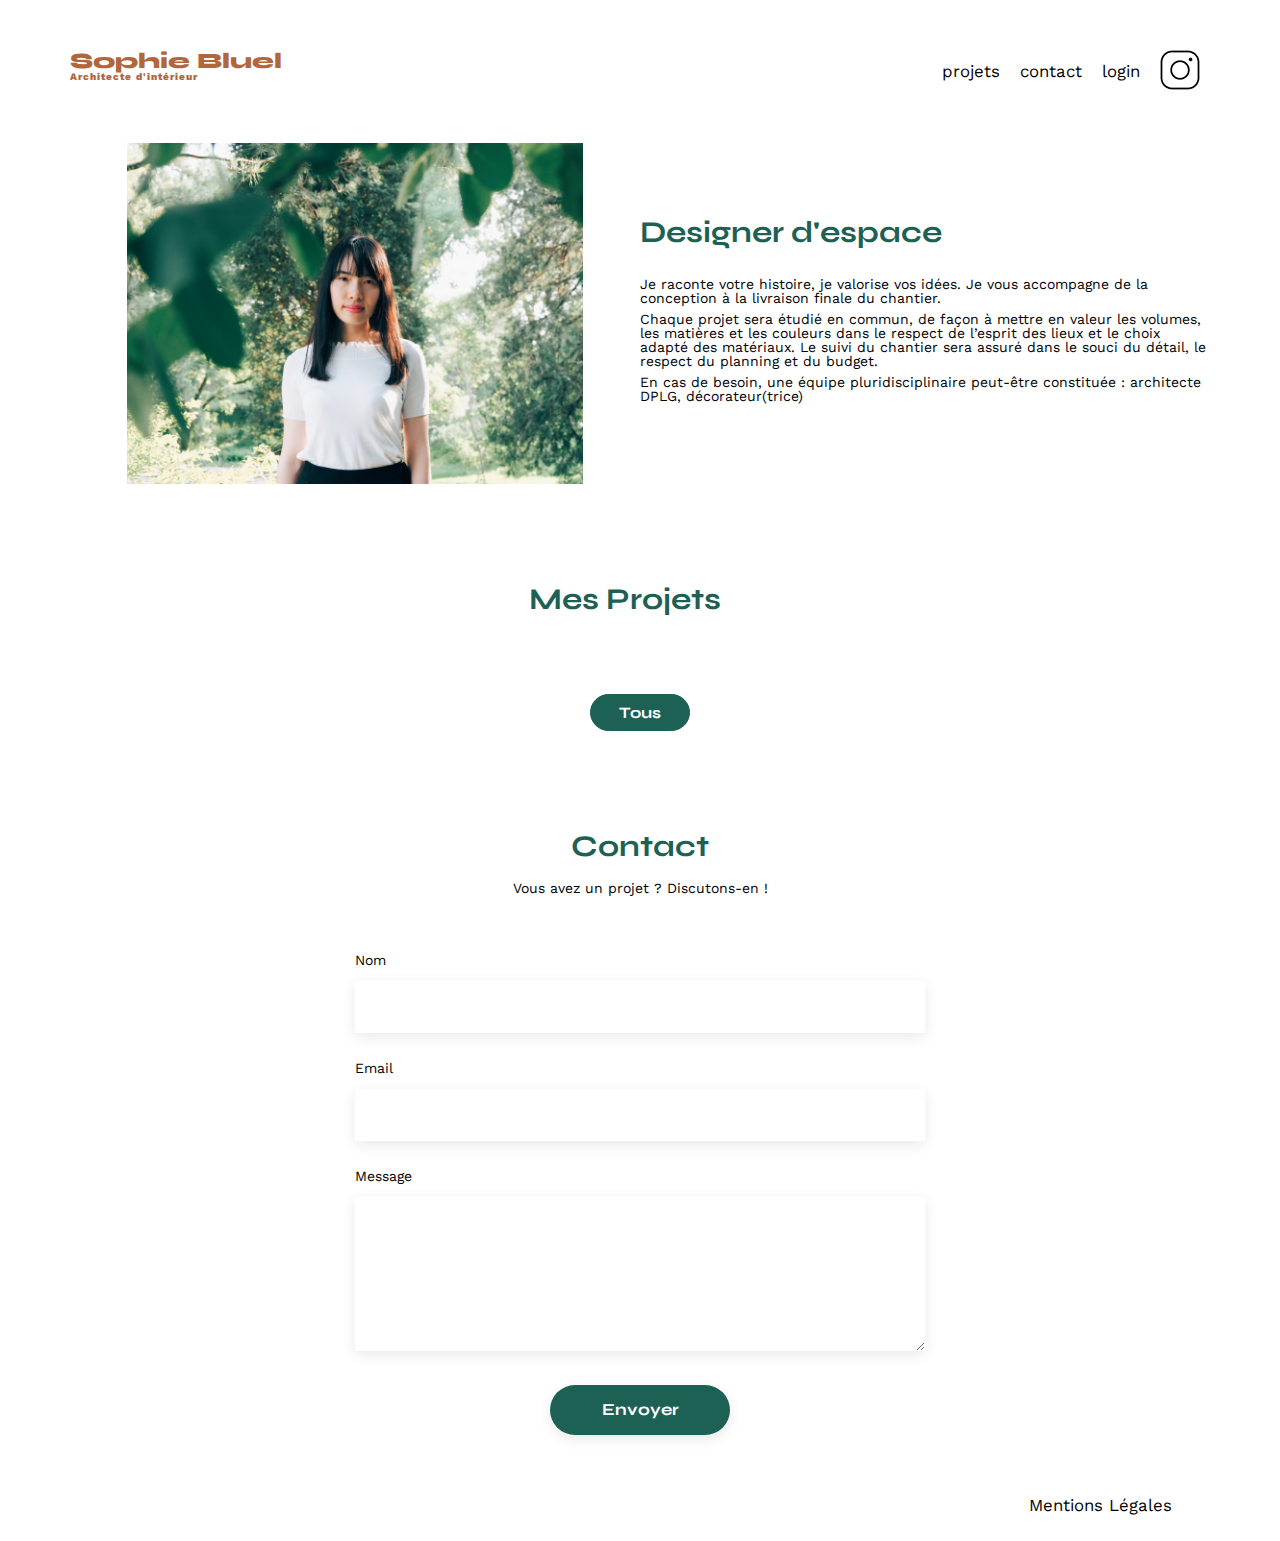
<file: FrontEnd/index.html>
<!DOCTYPE html>
<html lang="fr">
  <head>
    <meta charset="UTF-8" />
    <title>Sophie Bluel - Architecte d'intérieur</title>
    <meta name="viewport" content="width=device-width, initial-scale=1.0" />
    <link rel="preconnect" href="https://fonts.googleapis.com" />
    <link rel="preconnect" href="https://fonts.gstatic.com" crossorigin />
    <link
      href="https://fonts.googleapis.com/css2?family=Syne:wght@700;800&family=Work+Sans&display=swap"
      rel="stylesheet"
    />
    <meta name="description" content="" />
    <link rel="stylesheet" href="./assets/style.css" />
    <link
      rel="stylesheet"
      href="https://cdnjs.cloudflare.com/ajax/libs/font-awesome/6.5.1/css/all.min.css"
    />
  </head>

  <body>
    <header>
      <h1>Sophie Bluel <span>Architecte d'intérieur</span></h1>
      <nav>
        <ul>
          <li>
           projets 
          </li>
          <li>
            <a href="#contact">contact</a>
          </li>
          <li class="loginAdmin">
            <a href="./login.html" class="login">login</a>
          </li>
          <li>
            <img src="./assets/icons/instagram.png" alt="Instagram" />
          </li>
        </ul>
      </nav>
    </header>
    <main>
      <section id="introduction">
        <figure>
          <img src="./assets/images/sophie-bluel.png" alt="" />
        </figure>
        <article>
          <h2>Designer d'espace</h2>
          <p>
            Je raconte votre histoire, je valorise vos idées. Je vous accompagne
            de la conception à la livraison finale du chantier.
          </p>
          <p>
            Chaque projet sera étudié en commun, de façon à mettre en valeur les
            volumes, les matières et les couleurs dans le respect de l’esprit
            des lieux et le choix adapté des matériaux. Le suivi du chantier
            sera assuré dans le souci du détail, le respect du planning et du
            budget.
          </p>
          <p>
            En cas de besoin, une équipe pluridisciplinaire peut-être constituée
            : architecte DPLG, décorateur(trice)
          </p>
        </article>
      </section>
      <section id="portfolio">
        <div class="portfolio-header">
          <h2>Mes Projets</h2>
          <div class="portfolio-edit"></div>
        </div>

        <!-- Ajoutez cette section à l'intérieur de votre body -->
        <aside
          id="modal1"
          class="modal"
          aria-hidden="true"
          role="modal"
          aria-modal="false"
          style="display: none"
        >
          <div class="modal-wrapper js-modal-stop">
            <i class="fa-solid fa-xmark js-modal-close"></i>

            <!--PARTIE 1 Gallery Photo-->
            <div class="modalContent1">
              <div class="modal-header">
                <h3 class="gallery-title">Galerie photo</h3>
              </div>
              <div class="gallery-modal"></div>

              <div class="add-photo-modal">
                <button id="ajouterPhotoBtn">Ajouter une photo</button>
              </div>
            </div>

            <!--PARTIE 2 form Add Work-->
            <div class="modalContent2">
              <button class="arrowLeft">
                <i class="fa-solid fa-arrow-left fa-xl"></i>
              </button>
              <h2 class="title-modal">Ajout photo</h2>
              <form
                action="#"
                method="post"
                enctype="multipart/form-data"
                id="formModal"
              >
                <div class="addPhoto">
                  <i class="fa-regular fa-image logoPhoto"></i>
                  <label for="photoInput" class="btnPhotoInput"
                    >+ Ajouter photo</label
                  >
                  <input
                    type="file"
                    id="photoInput"
                    name="image"
                    accept=".png, .jpeg"
                  />
                  <img id="previewImage" />
                  <p class="photoInputTxt">jpg, png : 4mo max</p>
                  <p class="errorImg"></p>
                </div>

                <label for="title" class="formLabel">Titre</label>
                <input type="text" id="title" name="title" class="formSize" />
                <label for="category" class="formLabel"> Catégorie</label>
                <select id="category" name="category" class="formSize">
                  <option value="">Veuillez sélectionner une catégorie</option>
                </select>
                <div class="line"></div>
                <button  type="submit" id="buttonValidate" disabled>Valider</button>
              </form>
            </div>
          </div>
        </aside>

        <div class="filtres">
          <button class="filterButton filterButtonActive">Tous</button>
        </div>
        <div class="gallery"></div>
      </section>
      <section id="contact">
        <h2>Contact</h2>
        <p>Vous avez un projet ? Discutons-en !</p>
        <form action="#" method="post">
          <label for="name">Nom</label>
          <input type="text" name="name" id="name" />
          <label for="email">Email</label>
          <input type="email" name="email" id="email" />
          <label for="message">Message</label>
          <textarea name="message" id="message" cols="30" rows="10"></textarea>
          <input type="submit" value="Envoyer" />
        </form>
      </section>
    </main>

    <footer>
      <nav>
        <ul>
          <li>Mentions Légales</li>
        </ul>
      </nav>
    </footer>
    <script src="./js/index.js"></script>
  </body>
</html>
</file>
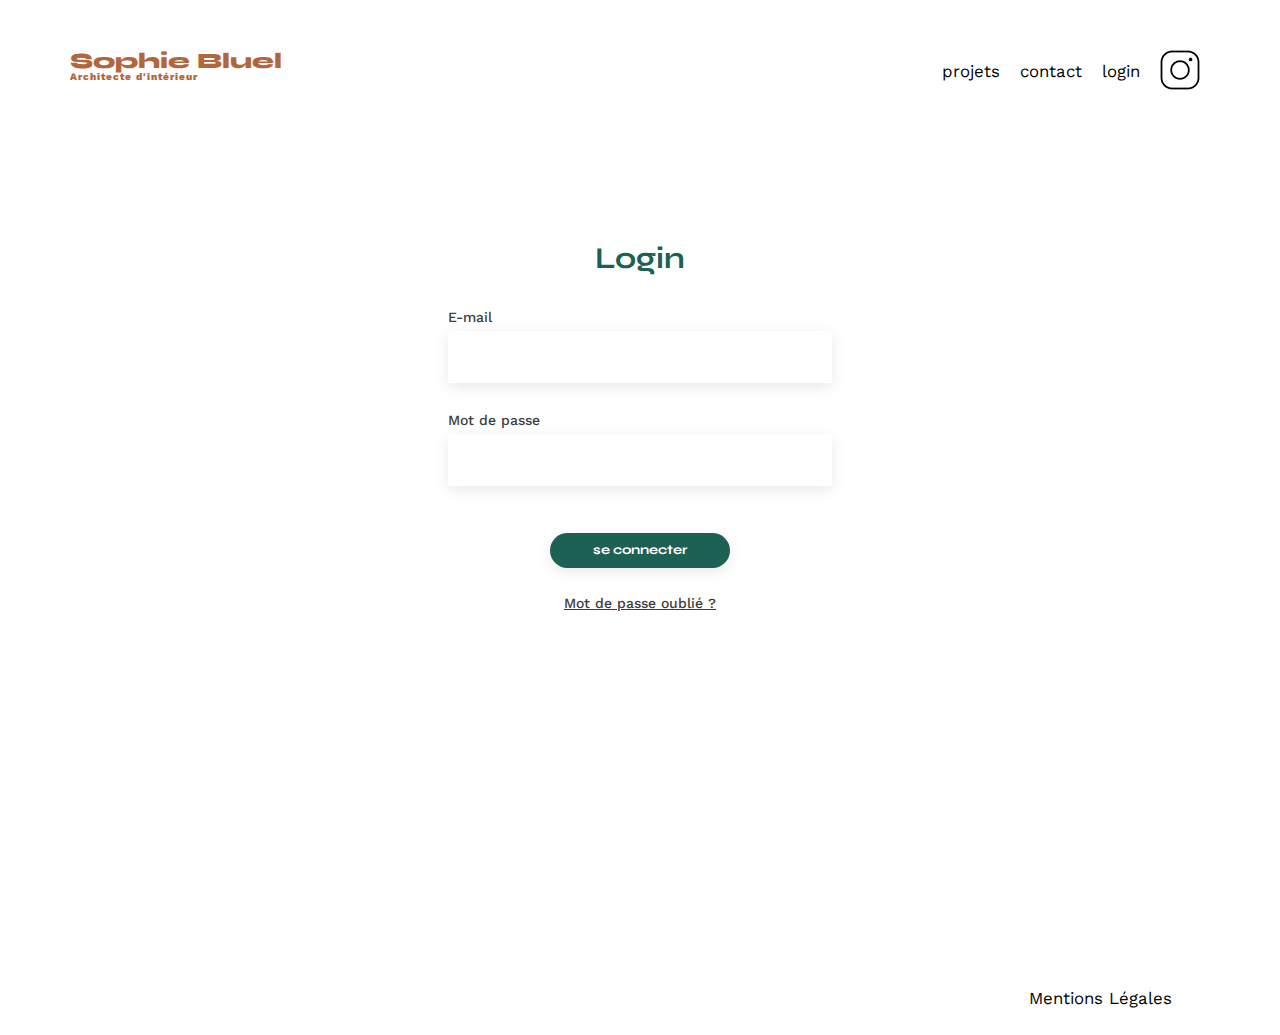
<file: FrontEnd/login.html>
<!DOCTYPE html>
<html lang="fr">
  <head>
    <meta charset="UTF-8" />
    <title>Sophie Bluel - Architecte d'intérieur</title>
    <meta name="viewport" content="width=device-width, initial-scale=1.0" />
    <link rel="preconnect" href="https://fonts.googleapis.com" />
    <link rel="preconnect" href="https://fonts.gstatic.com" crossorigin />
    <link
      href="https://fonts.googleapis.com/css2?family=Syne:wght@700;800&family=Work+Sans&display=swap"
      rel="stylesheet"
    />
    <meta name="description" content="" />
    <link rel="stylesheet" href="./assets/style.css" />
  </head>
  <body>
    <header>
      <h1>Sophie Bluel <span>Architecte d'intérieur</span></h1>
      <nav>
        <ul>
          <li>projets</li>
          <li>contact</li>
          <li>login</li>
          <li><img src="./assets/icons/instagram.png" alt="Instagram" /></li>
        </ul>
      </nav>
    </header>

    <main class="login">
      <h2 class="title_log_in">Login</h2>
      <div class="formulaire">
        <form class="connexion">
          <label for="email">E-mail</label>
          <input type="email" name="email" id="email" />
          <label for="password">Mot de passe</label>
          <input type="password" name="password" id="password" />
          <p class="error"></p>
          <input type="submit" class="submit" value="se connecter" />
          <a href="" class="password_forgotten">Mot de passe oublié ?</a>
        </form>
      </div>
    </main>

    <footer>
      <nav>
        <ul>
          <li>Mentions Légales</li>
        </ul>
      </nav>
    </footer>
    <script src="./js/login.js"></script>
  </body>
</html>
</file>
<file: FrontEnd/assets/style.css>
/* http://meyerweb.com/eric/tools/css/reset/
   v2.0 | 20110126
   License: none (public domain)
*/

html,
body,
div,
span,
applet,
object,
iframe,
h1,
h2,
h3,
h4,
h5,
h6,
p,
blockquote,
pre,
a,
abbr,
acronym,
address,
big,
cite,
code,
del,
dfn,
em,
img,
ins,
kbd,
q,
s,
samp,
small,
strike,
strong,
sub,
sup,
tt,
var,
b,
u,
i,
center,
dl,
dt,
dd,
ol,
ul,
li,
fieldset,
form,
label,
legend,
table,
caption,
tbody,
tfoot,
thead,
tr,
th,
td,
article,
aside,
canvas,
details,
embed,
figure,
figcaption,
footer,
header,
hgroup,
menu,
nav,
output,
ruby,
section,
summary,
time,
mark,
audio,
video {
  margin: 0;
  padding: 0;
  border: 0;
  font-size: 100%;
  font: inherit;
  vertical-align: baseline;
}

/* HTML5 display-role reset for older browsers */
article,
aside,
details,
figcaption,
figure,
footer,
header,
hgroup,
menu,
nav,
section {
  display: block;
}

body {
  line-height: 1;
}

ol,
ul {
  list-style: none;
}

blockquote,
q {
  quotes: none;
}

blockquote:before,
blockquote:after,
q:before,
q:after {
  content: "";
  content: none;
}

table {
  border-collapse: collapse;
  border-spacing: 0;
}

/** end reset css**/
body {
  max-width: 1140px;
  margin: auto;
  font-family: "Work Sans";
  font-size: 14px;
}

header {
  display: flex;
  justify-content: space-between;
  margin: 50px 0;
}

section {
  margin: 50px 0;
}

h1 {
  display: flex;
  flex-direction: column;
  font-family: "Syne";
  font-size: 22px;
  font-weight: 800;
  color: #b1663c;
}

h1>span {
  font-family: "Work Sans";
  font-size: 10px;
  letter-spacing: 0.1em;
}

h2 {
  font-family: "Syne";
  font-weight: 700;
  font-size: 30px;
  color: #1d6154;
}

nav ul {
  display: flex;
  align-items: center;
  list-style-type: none;
}

nav li {
  padding: 0 10px;
  font-size: 1.2em;
}

li:hover {
  color: #b1663c;
}

#introduction {
  display: flex;
  align-items: center;
}

#introduction figure {
  flex: 1;
}

#introduction img {
  display: block;
  margin: auto;
  width: 80%;
}

#introduction article {
  flex: 1;
}

#introduction h2 {
  margin-bottom: 1em;
}

#introduction p {
  margin-bottom: 0.5em;
}

#portfolio h2 {
  text-align: center;
  margin-bottom: 1em;
}

.gallery {
  width: 100%;
  display: grid;
  grid-template-columns: 1fr 1fr 1fr;
  grid-column-gap: 20px;
  grid-row-gap: 20px;
}

.gallery img {
  width: 100%;
}

#contact {
  width: 50%;
  margin: auto;
}

#contact>* {
  text-align: center;
}

#contact h2 {
  margin-bottom: 20px;
}

#contact form {
  text-align: left;
  margin-top: 30px;
  display: flex;
  flex-direction: column;
}

#contact input {
  height: 50px;
  font-size: 1.2em;
  border: none;
  box-shadow: 0px 4px 14px rgba(0, 0, 0, 0.09);
}

#contact label {
  margin: 2em 0 1em 0;
}

#contact textarea {
  border: none;
  box-shadow: 0px 4px 14px rgba(0, 0, 0, 0.09);
}

input[type="submit"] {
  font-family: "Syne";
  font-weight: 700;
  color: white;
  background-color: #1d6154;
  margin: 2em auto;
  width: 180px;
  text-align: center;
  border-radius: 60px;
}

footer nav ul {
  display: flex;
  justify-content: flex-end;
  margin: 2em;
}

.filtres {
  padding-bottom: 50px;
  display: flex;
  align-items: center;
  justify-content: center;
  gap: 15px;
}

.filterButton {
  background: #fff;
  border-radius: 60px;
  border: 1px solid #1d6154;
  text-align: center;
  font-size: 16px;
  font-style: normal;
  font-weight: 700;
  font-family: Syne;
  color: #1d6154;
  line-height: normal;
  height: 37px;
}

.filterButtonActive {
  background: #1d6154;
  color: #fff;
  border-radius: 60px;
}

button {
  width: 100px;
}

button[buttonId="1"] {
  width: 100px;
}

button[buttonId="2"] {
  width: 157px;
}

button[buttonId="3"] {
  width: 198px;
}

.formulaire {
  display: flex;
  justify-content: center;
  margin-bottom: 380px;
  margin-top: 37px;
}

.login {
  text-decoration: none;
  color: #000;
}

.pagelogin {
  text-decoration: none;
  color: #000;
  font-weight: 600;
}

.title_log_in {
  text-align: center;
  margin-top: 150px;
}

.connexion {
  display: flex;
  flex-direction: column;
  margin: 0 auto;
}

.connexion label {
  font-family: "Work Sans";
  color: #3d3d3d;
  font-weight: 500;
}

.connexion input {
  width: 380px;
  height: 50px;
  margin-top: 7px;
  margin-bottom: 30px;
  border: none;
  box-shadow: 0px 4px 14px rgba(0, 0, 0, 0.09);
}

.connexion .submit {
  width: 180px;
  height: 35px;
  background: #1d6154;
  color: #fff;
  border-radius: 60px;
  border: none;
  font-family: "Syne", sans-serif;
  font-weight: 700;
  margin-top: 7px;
  margin-bottom: 28px;
  cursor: pointer;
  margin-left: auto;
  margin-right: auto;
}

.error {
  margin: 5px 0;
  color: red;
  font-family: "Work Sans";
  font-weight: 500;
  font-style: italic;
}

.password_forgotten {
  font-family: "Work Sans";
  font-weight: 500;
  color: #3d3d3d;
  text-align: center;
}

.loginAdmin a {
  color: #000;
  text-decoration: none;
}

.banner {
  width: 100%;
  height: 59px;
  flex-shrink: 0;
  background: #000;
  display: flex;
  align-items: center;
  justify-content: center;
  gap: 15px;
}

.banner h2 {
  color: #fff;
  text-align: center;
  font-family: "Work Sans";
  font-size: 16px;
  font-style: normal;
  font-weight: 400;
  line-height: normal;
}

.portfolio-header {
  display: flex;
  justify-content: center;
  align-items: center;
  gap: 30px;
}

#portfolio .portfolio-edit {
  display: flex;
  gap: 10px;
  margin-top: 70px;
  margin-bottom: 90px;
}

.portfolio-edit a {
  text-decoration: none;
  color: #000;
}

.modal {
  position: fixed;
  display: flex;
  align-items: center;
  justify-content: center;
  top: 0;
  left: 0;
  width: 100vw;
  height: 100vh;
  background: rgb(0, 0, 0, 0.6);
}

.modal-wrapper {
  position: relative;
  padding: 50px;
  width: 630px;
  background-color: #fff;
  overflow: auto;
  display: flex;
  flex-direction: column;
  justify-content: space-between;
}

#ajouterPhotoBtn {
  border-radius: 60px;
  background: #1d6154;
  width: 237px;
  height: 36px;
  flex-shrink: 0;
  color: #fff;
  text-align: center;
  font-family: Syne;
  font-size: 14px;
  font-style: normal;
  font-weight: 700;
  line-height: normal;
  margin-top: 38px;
}

.gallery-title {
  margin: 30px 0 45px;
  font-family: "Work Sans";
  font-size: 26px;
  font-weight: 400;
  color: #000;
  text-align: center;
}

.add-photo-modal {
  display: flex;
  justify-content: center;
  border-top: 1px solid #000;
}

.fa-xmark {
  position: absolute;
  top: 20px;
  right: 20px;
  font-size: 18px;
  cursor: pointer;
}

.gallery-title {
  margin: 30px 0 45px;
  font-family: "Work Sans";
  font-size: 26px;
  font-weight: 400;
  color: #000;
  text-align: center;
}

.gallery-modal {
  display: grid;
  grid-template-columns: 1fr 1fr 1fr 1fr 1fr;
  grid-gap: 15px;
  margin-bottom: 60px;
}

.gallery-modal img {
  width: 100%;
  height: auto;
}

.image-container {
  position: relative;
  display: inline-block;
}

.image-container img {
  display: block;
  max-width: 100%;
  height: auto;
}

.fa-trash-can {
  position: absolute;
  top: 10%;
  right: 13%;
  transform: translate(50%, -50%);
  color: #fff;
  background-color: black;
  width: 17px;
  height: 18px;
  flex-shrink: 0;
  border-radius: 10%;
  cursor: pointer;
  padding: 2px;
  background-position: center;
  width: 13%;
  height: 10%;
}

.back-icon {
  position: absolute;
  top: 20px;
  left: 20px;
  z-index: 1000;
  cursor: pointer;
  font-size: 20px;
}

/*     **/

.arrowLeft {
  position: absolute;
  border: none;
  background-color: transparent;
  left: 28px;
  top: 20px;
  cursor: pointer;
}

.modalContent1 {
  display: flex;
  flex-direction: column;
  justify-content: center;
  align-items: center;
}

.modalContent2 {
  display: none;
  flex-direction: column;
  justify-content: center;
  align-items: center;
}

.title-modal {
  font-family: Work Sans;
  font-weight: 400;
  font-size: 26px;
  color: #000;
}

.galleryModal {
  padding-top: 1em;
  display: grid;
  grid-template-columns: repeat(5, 1fr);
  grid-gap: 30px 10px;
}

.galleryModal img {
  width: 100%;
}

.galleryModal figure {
  position: relative;
}

.line {
  border-top: 1px solid #b3b3b3;
  margin-top: 55px;
  margin-bottom: 35px;
  width: 420px;
}

.buttonModal {
  height: 36px;
  font-size: 1.2em;
  border: transparent;
  box-shadow: 0px 4px 14px rgba(0, 0, 0, 0.09);
  font-family: "Syne";
  font-weight: 700;
  color: white;
  background-color: #1d6154;
  width: 237px;
  text-align: center;
  border-radius: 60px;
  cursor: pointer;
  margin-bottom: 27px;
}

.addPhoto {
  width: 420px;
  height: 169px;
  border-radius: 3px;
  background-color: #e8f1f6;
  display: flex;
  flex-direction: column;
  justify-content: center;
  align-items: center;
  gap: 10px;
  position: relative;
}

.logoPhoto {
  font-size: 63px;
  color: #b9c5cc;
}

.btnPhotoInput {
  color: #306685;
  background-color: #cbd6dc;
  border-radius: 50px;
  padding: 10px 33px;
  font-weight: 600;
  cursor: pointer;
}

.photoInputTxt {
  font-size: 10px;
}

#formModal {
  text-align: left;
  display: flex;
  flex-direction: column;
  align-items: center;
}

.formLabel,
.formSize {
  display: block;
  margin-bottom: 10px;
  /* Ajoutez un espacement entre chaque élément */
}

.formSize {
  height: 50px;
  width: 420px;
  font-size: 1.2em;
  border: none;
  box-shadow: 0px 4px 14px rgba(0, 0, 0, 0.09);
}

.formLabel {
  margin: 2em 0 1em 0;
  font-weight: 600;
  color: #3d3d3d;
  width: 66%;
  text-align: left;
  
}


#photoInput {
  display: none;
}

#buttonValidate {
  font-family: 'Syne';
  font-weight: 700;
  width: 18vw;
  color: white;
  background-color: #a7a7a7;
  margin: 2em auto;
  padding: 0 20px;
  border-radius: 60px;
  height: 36px;
  font-size: 1em;
  border: none;
  box-shadow: 0px 4px 14px rgba(0, 0, 0, 0.09);
  cursor: not-allowed;
}

#buttonValidate.active {
  background-color: #1D6154;
  /* Couleur de fond du bouton lorsque tous les champs sont remplis */
  cursor: pointer;
  /* Curseur actif lorsque tous les champs sont remplis */
}




.imageFile {
  height: 169px;
  object-fit: contain;
}

.iconDelete {
  position: absolute;
  display: none;
  right: 20px;
  top: 20px;
  cursor: pointer;
}

.errorImg {
  color: red;
}



.addPhoto {
  position: relative;
}

#previewImage {
  position: absolute;
  width: 30%;
  height: 100%;
  object-fit: cover;
  z-index: 999;
  display: none;
  
}

.hidden {
  display: none;
}


nav ul li a[href="#contact"] {
  color: #000;
  text-decoration: none;
}
</file>
